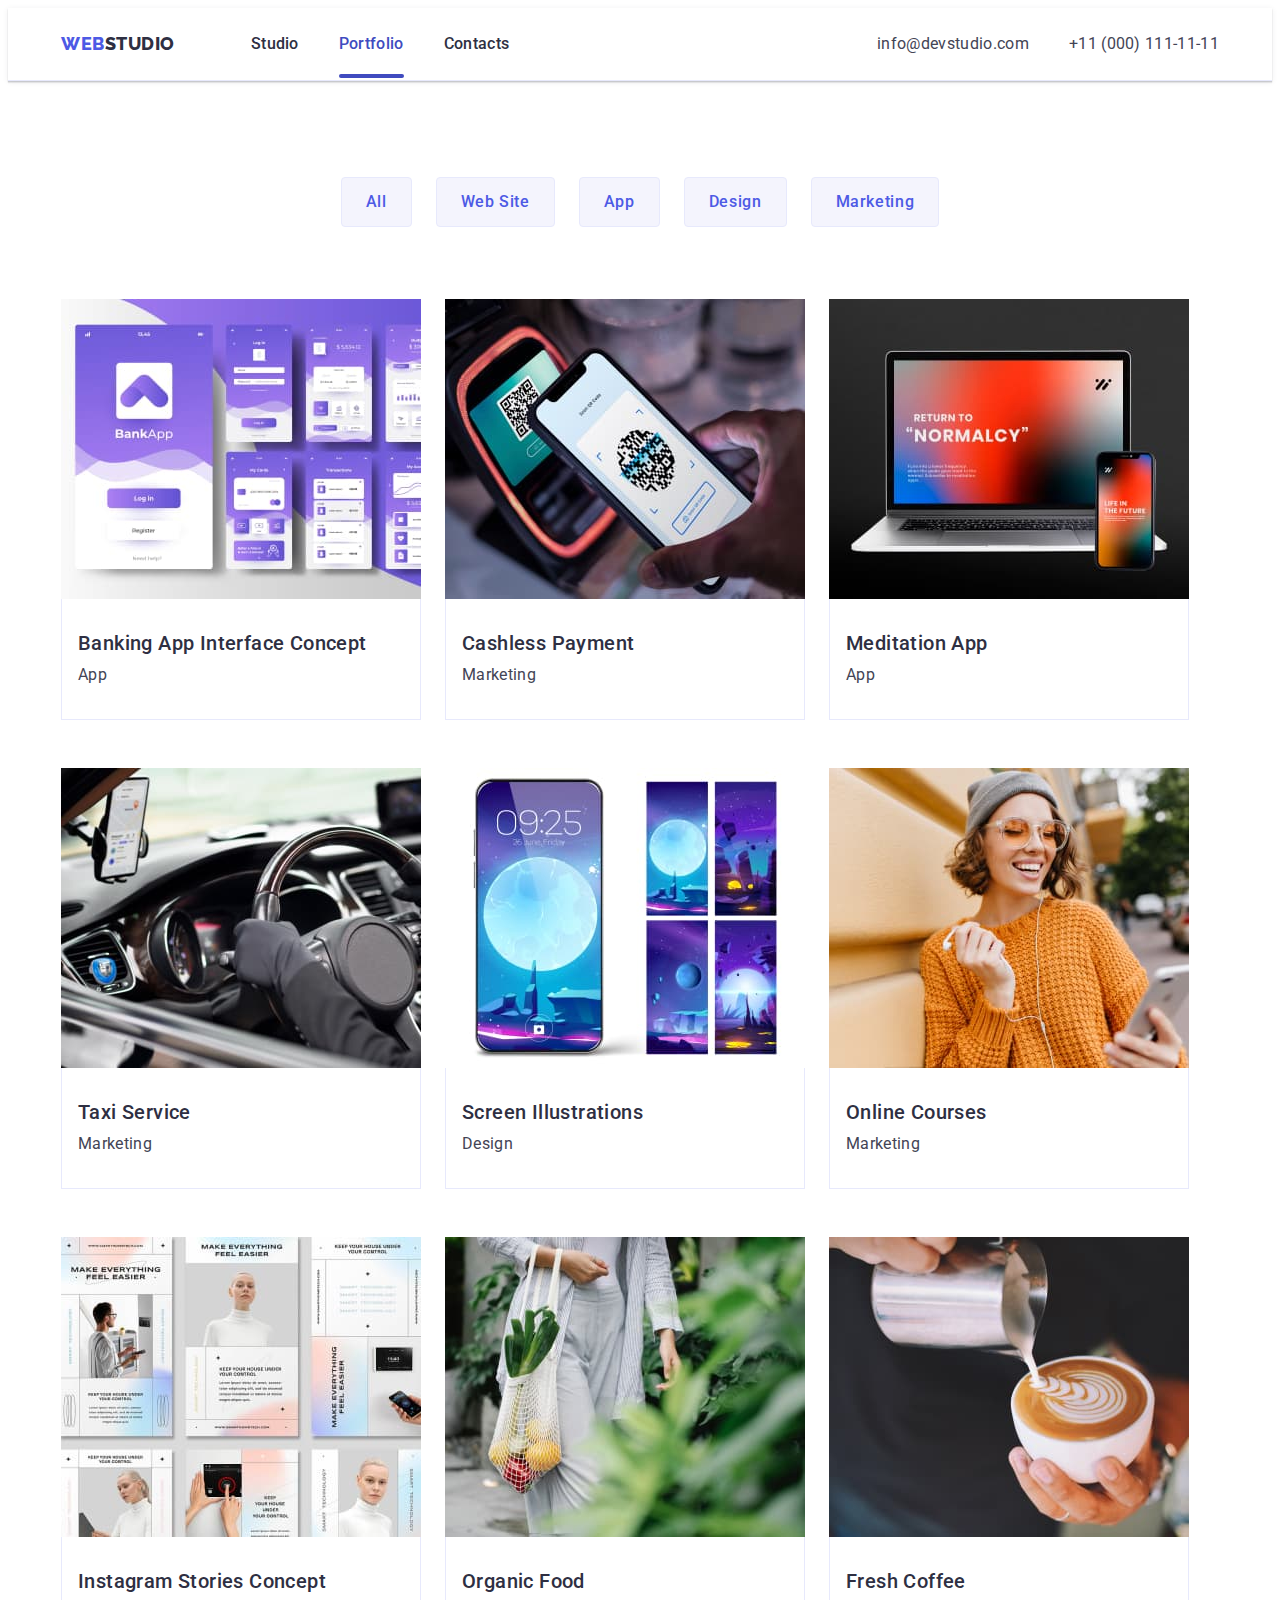
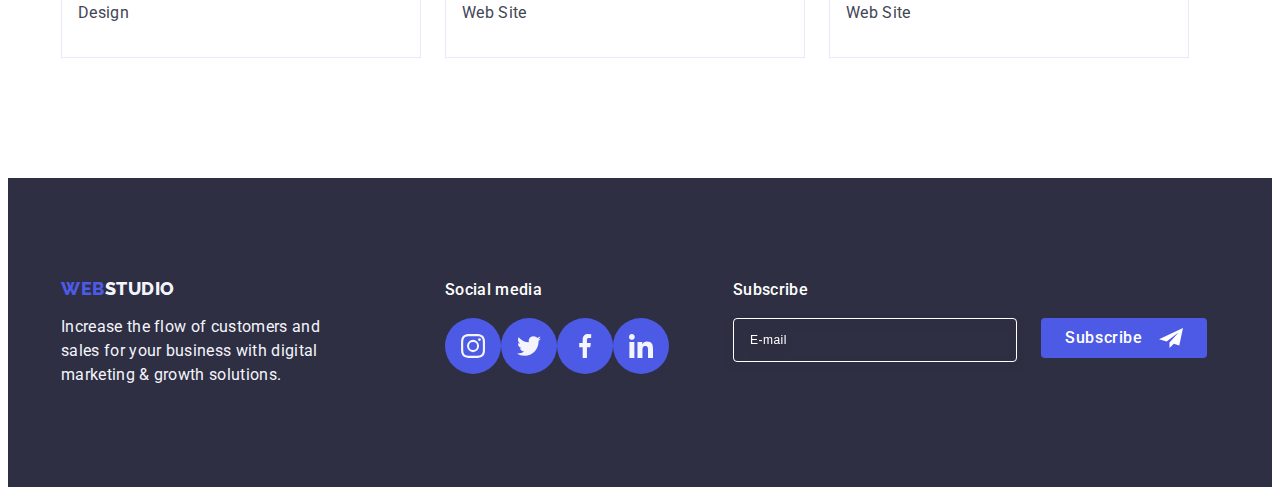
<file: portfolio.html>
<!DOCTYPE html>
<html lang="en">

<head>
	<meta charset="UTF-8">
	<meta http-equiv="X-UA-Compatible" content="IE=edge">
	<meta name="viewport" content="width=device-width, initial-scale=1.0">
	<title>Portfolio</title>
	<link rel="preconnect" href="https://fonts.googleapis.com">
	<link rel="preconnect" href="https://fonts.gstatic.com" crossorigin>
	<link
		href="https://fonts.googleapis.com/css2?family=Raleway:wght@800&family=Roboto:wght@400;500;700;900&display=swap"
		rel="stylesheet">
	<link rel="stylesheet" href="https://cdnjs.cloudflare.com/ajax/libs/modern-normalize/2.0.0/modern-normalize.min.css"
		integrity="sha512-4xo8blKMVCiXpTaLzQSLSw3KFOVPWhm/TRtuPVc4WG6kUgjH6J03IBuG7JZPkcWMxJ5huwaBpOpnwYElP/m6wg=="
		crossorigin="anonymous" referrerpolicy="no-referrer" />
	<link rel="stylesheet" href="./css/styles.css">
</head>

<body>
	<header class="header">
		<div class="container-header container">
			<nav class="header-nav">
				<a href="./index.html" class="logo-header link">Web<span class="logo-header-span">Studio</span></a>
				<ul class="header-nav-list list">
					<li><a href="./index.html" class="header-list-item-link link">Studio</a></li>
					<li class="nav-portfolio">
						<a href="./portfolio.html"
							class="header-nav-portfolio-active header-list-item-link link current">Portfolio</a>
					</li>
					<li><a href="" class="header-list-item-link link">Contacts</a></li>
				</ul>
			</nav>
			<address class="address">
				<ul class="address-list list">
					<li>
						<a href="mailto:info@devstudio.com" class="header-list-item-link-address link">info@devstudio.com</a>
					</li>
					<li>
						<a href="tel:+110001111111" class="header-list-item-link-address link">+11 (000) 111-11-11</a>
					</li>
				</ul>
			</address>
		</div>
	</header>
	<main>
		<section class="section-category">
			<div class="container">
				<h1 class="hidden-tittle">Filter</h1>
				<ul class="category-filter list">
					<li>
						<button type="button" class="button-category">All</button>
					</li>
					<li>
						<button type="button" class="button-category">Web Site</button>
					</li>
					<li>
						<button type="button" class="button-category">App</button>
					</li>
					<li>
						<button type="button" class="button-category">Design</button>
					</li>
					<li>
						<button type="button" class="button-category">Marketing</button>
					</li>
				</ul>
				<ul class="category-list list">
					<li class="category-item">
						<a href="./index.html" class="link-category link">
							<div class="category-box-img">
								<img src="./images/11.jpg" alt="Banking App Interface Concept" class="category-image"
									width="360" height="300">

								<p class="overlay-text">14 Stylish and User-Friendly App Design Concepts · Task Manager App ·
									Calorie Tracker App · Exotic Fruit Ecommerce App ·
									Cloud Storage App</p>

							</div>
							<div class="app-box">
								<h2 class="tittle-box tittle">Banking App Interface Concept</h2>
								<p class="category">App</p>
							</div>
						</a>

					</li>
					<li class="category-item">
						<a href="./index.html" class="link-category link">
							<div class="category-box-img"><img src="./images/22.jpg" alt="Cashless Payment"
									class="category-image" width="360" height="300">
								<p class="overlay-text">14 Stylish and User-Friendly App Design Concepts · Task Manager App ·
									Calorie Tracker App · Exotic Fruit Ecommerce App ·
									Cloud Storage App</p>
							</div>
							<div class="app-box">
								<h2 class="tittle-box tittle">Cashless Payment</h2>
								<p class="category">Marketing</p>
							</div>
						</a>

					</li>
					<li class="category-item">
						<a href="./index.html" class="link-category link">
							<div class="category-box-img"><img src="./images/33.jpg" alt="Meditation App"
									class="category-image" width="360" height="300">
								<p class="overlay-text">14 Stylish and User-Friendly App Design Concepts · Task Manager App ·
									Calorie Tracker App · Exotic Fruit Ecommerce App ·
									Cloud Storage App</p>
							</div>
							<div class="app-box">
								<h2 class="tittle-box tittle">Meditation App</h2>
								<p class="category">App</p>
							</div>
						</a>

					</li>
					<li class="category-item">
						<a href="./index.html" class="link-category link">
							<div class="category-box-img"><img src="./images/44.jpg" alt="Taxi Service" class="category-image"
									width="360" height="300">
								<p class="overlay-text">14 Stylish and User-Friendly App Design Concepts · Task Manager App ·
									Calorie Tracker App · Exotic Fruit Ecommerce App ·
									Cloud Storage App</p>
							</div>
							<div class="app-box">
								<h2 class="tittle-box tittle">Taxi Service</h2>
								<p class="category">Marketing</p>
							</div>
						</a>

					</li>
					<li class="category-item">
						<a href="./index.html" class="link-category link">
							<div class="category-box-img">
								<img src="./images/55.jpg" alt="Screen Illustrations" class="category-image" width="360"
									height="300">
								<p class="overlay-text">14 Stylish and User-Friendly App Design Concepts · Task Manager App ·
									Calorie Tracker App · Exotic Fruit Ecommerce App ·
									Cloud Storage App</p>
							</div>
							<div class="app-box">
								<h2 class="tittle-box tittle">Screen Illustrations</h2>
								<p class="category">Design</p>
							</div>
						</a>

					</li>
					<li class="category-item">
						<a href="./index.html" class="link-category link">
							<div class="category-box-img"><img src="./images/66.jpg" alt="Online Courses"
									class="category-image" width="360" height="300">
								<p class="overlay-text">14 Stylish and User-Friendly App Design Concepts · Task Manager App ·
									Calorie Tracker App · Exotic Fruit Ecommerce App ·
									Cloud Storage App</p>
							</div>
							<div class="app-box">
								<h2 class="tittle-box tittle">Online Courses</h2>
								<p class="category">Marketing</p>
							</div>
						</a>

					</li>
					<li class="category-item">
						<a href="./index.html" class="link-category link">
							<div class="category-box-img">
								<img src="./images/77.jpg" alt="Instagram Stories Concept" class="category-image" width="360"
									height="300">
								<p class="overlay-text">14 Stylish and User-Friendly App Design Concepts · Task Manager App ·
									Calorie Tracker App · Exotic Fruit Ecommerce App ·
									Cloud Storage App</p>
							</div>
							<div class="app-box">
								<h2 class="tittle-box tittle">Instagram Stories Concept</h2>
								<p class="category">Design</p>
							</div>
						</a>

					</li>
					<li class="category-item">
						<a href="./index.html" class="link-category link">
							<div class="category-box-img"><img src="./images/88.jpg" alt="Organic Food" class="category-image"
									width="360" height="300">
								<p class="overlay-text">14 Stylish and User-Friendly App Design Concepts · Task Manager App ·
									Calorie Tracker App · Exotic Fruit Ecommerce App ·
									Cloud Storage App</p>
							</div>
							<div class="app-box">
								<h2 class="tittle-box tittle">Organic Food</h2>
								<p class="category">Web Site</p>
							</div>
						</a>

					</li>
					<li class="category-item">
						<a href="./index.html" class="link-category link">
							<div class="category-box-img"><img src="./images/99.jpg" alt="Fresh Coffee" class="category-image"
									width="360" height="300">
								<p class="overlay-text">14 Stylish and User-Friendly App Design Concepts · Task Manager App ·
									Calorie Tracker App · Exotic Fruit Ecommerce App ·
									Cloud Storage App</p>
							</div>
							<div class="app-box">
								<h2 class="tittle-box tittle">Fresh Coffee</h2>
								<p class="category">Web Site</p>
							</div>
						</a>

					</li>
				</ul>
			</div>
		</section>
	</main>
	<footer class="footer">
		<div class="container-footer container">
			<div class="footer-box">
				<a href="./index.html" class="logo-footer link">Web<span class="logo-footer-span">Studio</span></a>
				<p class="footer-paragraph">Increase the flow of customers and sales for your business with digital
					marketing & growth solutions.</p>
			</div>
			<div class="footer-box-sm">
				<p class="footer-sm">Social media</p>
				<ul class="footer-icons list">
					<li class="fourth-item">
						<a class="footer-icon-svg link" href="#">
							<svg class="footer-icon" width="24" height="24">
								<use href="./images/icons.svg#icon-instagram"></use>
							</svg>
						</a>
					</li>
					<li class="fourth-item">
						<a class="footer-icon-svg link" href="#">
							<svg class="footer-icon" width="24" height="24">
								<use href="./images/icons.svg#icon-twitter"></use>
							</svg>
						</a>
					</li>
					<li class="fourth-item">
						<a class="footer-icon-svg link" href="#">
							<svg class="footer-icon" width="24" height="24">
								<use href="./images/icons.svg#icon-facebook"></use>
							</svg>
						</a>
					</li>
					<li class="fourth-item">
						<a class="footer-icon-svg link" href="#">
							<svg class="footer-icon" width="24" height="24">
								<use href="./images/icons.svg#icon-linkedin"></use>
							</svg>
						</a>
					</li>
				</ul>
			</div>
			<div class="footer-box-form">
				<p class="input-footer-title">Subscribe</p>
				<form class="footer-form">
					<label class="footer-label">
						<input type="email" placeholder="E-mail" class="footer-input" name="footer-email">
					</label>
					<button type="submit" class="footer-btn">Subscribe
						<svg class="footer__btn-svg" width="24" height="24">
							<use href="./images/icons.svg#tg"></use>
						</svg>
					</button>
				</form>
			</div>
		</div>
	</footer>
</body>
</file>
<file: css/styles.css>
:root {
	--logo-color: #4d5ae5;
	--color-grey: #2e2f42;
	--paragraph-color: #434455;
}
body {
	font-family: "Roboto", sans-serif;
	color: #434455;
	background-color: #ffffff;
}

img {
	display: block;
}
h1,
h2,
h3,
h4,
h5,
h6,
p {
	margin: 0;
}

/*----------------------------------------------------*/
.wrapper {
}

.container {
	width: 1158px;
	margin: 0 auto;
	padding-right: 15px;
	padding-left: 15px;
}
.list {
	list-style: none;
	padding-left: 0;
	margin: 0;
}

.link {
	text-decoration: none;
}
/*----------------------------------------------------*/
.header {
	border-bottom: 1px solid #e7e9fc;
	padding-top: 24px;
	padding-bottom: 24px;
	box-shadow: 0px 2px 1px rgba(46, 47, 66, 0.08), 0px 1px 1px rgba(46, 47, 66, 0.16),
		0px 1px 6px rgba(46, 47, 66, 0.08);
}
.container-header {
	display: flex;
	justify-content: space-between;
	align-items: center;
}
.header-nav {
	display: flex;
	align-items: center;
}
.address {
	font-style: normal;
	gap: 40px;
}
.address-list {
	display: flex;
	gap: 40px;
}
.logo-header {
	font-family: "Raleway", sans-serif;
	font-weight: 800;
	font-size: 18px;
	line-height: 1.17;
	letter-spacing: 0.03em;
	text-transform: uppercase;
	color: var(--logo-color);
	align-self: center;
	margin-right: 76px;
}
.logo-header-span {
	color: var(--color-grey);
}

.header-nav-list {
	display: flex;
	gap: 40px;
}

.header-list-item-link {
	font-size: 16px;
	line-height: 1.5;
	letter-spacing: 0.02em;
	font-weight: 500;
	color: var(--color-grey);
	padding-top: 24px;
	padding-bottom: 24px;
}
.header-list-item-link:active,
.header-list-item-link:focus,
.header-list-item-link:hover {
	color: #404bbf;
}

.header-list-item-link-address {
	font-weight: 400;
	font-size: 16px;
	line-height: 1.5;
	color: #434455;
	letter-spacing: 0.02em;
	transition: color 250ms cubic-bezier(0.4, 0, 0.2, 1);
}
.header-list-item-link-address:focus,
.header-list-item-link-address:hover {
	color: #404bbf;
}
.nav-studio {
}
.header-nav-studio-active {
	color: #404bbf;
	position: relative;
	transition: color 250ms cubic-bezier(0.4, 0, 0.2, 1);
}
.current:after {
	content: "";
	position: absolute;
	left: 0;
	bottom: -1px;
	background-color: #404bbf;
	height: 4px;
	border-radius: 2px;
	display: block;
	width: 100%;
}
.nav-portfolio {
}
.header-nav-portfolio-active {
	position: relative;
	color: #404bbf;
	transition: color 250ms cubic-bezier(0.4, 0, 0.2, 1);
}

/*----------------------------------------------------*/
.container-hero {
	display: flex;
	flex-direction: column;
	padding: 0 316px;
}

.section-first {
	background-image: linear-gradient(to bottom, rgba(46, 47, 66, 0.7), rgba(46, 47, 66, 0.7)),
		url(../images/people-office.jpg);
	max-width: 1440px;
	background-repeat: no-repeat;
	background-size: cover;
	margin: 0 auto;
	background-position: center;
	padding: 188px 0px;
}

.main-tittle {
	font-size: 56px;
	line-height: 1.07;
	color: #ffffff;
	letter-spacing: 0.02em;
	text-align: center;
	padding-bottom: 48px;
	max-width: 496px;
}
.button {
	display: block;
	min-width: 169px;
	height: 56px;
	border: none;
	font-size: 16px;
	line-height: 1.5;
	letter-spacing: 0.04em;
	color: #ffffff;
	background-color: #4d5ae5;
	border-radius: 4px;
	font-family: "Roboto", sans-serif;
	font-weight: 500;
	cursor: pointer;
	padding: 16px 32px;
	align-self: center;
	box-shadow: 0px 4px 4px rgba(0, 0, 0, 0.15);
	transition: background-color 250ms cubic-bezier(0.4, 0, 0.2, 1);
}
.button:focus,
.button:hover {
	background: #404bbf;
	box-shadow: 0px 4px 4px rgba(0, 0, 0, 0.15);
}
/*----------------------------------------------------*/
.section-second {
	padding: 120px 0;
}
.hidden-tittle {
	display: none;
}

.second-menu-list {
	display: flex;
	gap: 24px;
}
.menu-list-item {
	width: 264px;
}

.second-item-svg {
}
.svg-box {
	display: flex;
	align-items: center;
	justify-content: center;
	margin-bottom: 8px;
	background: #f4f4fd;
	border-radius: 4px;
	width: 264px;
	height: 112px;
}
.svg-second {
	margin: 24px 100px;
}

.tittle {
	font-size: 20px;
	line-height: 1.2;
	font-weight: 500;
	letter-spacing: 0.02em;
	color: var(--color-grey);
	margin-bottom: 8px;
}
.description {
	font-size: 16px;
	line-height: 1.5;
	letter-spacing: 0.02em;
	color: #434455;
}
/*----------------------------------------------------*/
.section-third {
	padding-bottom: 120px;
}
.container-app {
}
.subtitle {
	font-weight: 700;
	font-size: 36px;
	line-height: 1.11;
	text-align: center;
	text-transform: capitalize;
	letter-spacing: 0.02em;
	color: var(--color-grey);
	margin-bottom: 72px;
}
.app-list {
	display: flex;
	gap: 24px;
}
.app-list-item {
	width: calc((100% - 48px) / 3);
}
.app-list img {
}
/*----------------------------------------------------*/
.section-fourth {
	background-color: #f4f4fd;
	padding: 120px 0;
}
.team {
	display: flex;
	gap: 24px;
}

.list-item {
	width: calc((100% - 72px) / 4);
	box-shadow: 0px 1px 6px rgba(46, 47, 66, 0.08), 0px 1px 1px rgba(46, 47, 66, 0.16),
		0px 2px 1px rgba(46, 47, 66, 0.08);
	border-radius: 0px 0px 4px 4px;
	background-color: #ffffff;
	justify-content: center;
	align-items: center;
}
.team-description {
	text-align: center;
}
.team-box {
	padding: 32px 0;
}
.team-title {
	text-align: center;
}
.fourth-icon-list {
	display: flex;
	justify-content: center;
	margin-top: 8px;
	gap: 24px;
}
.fourth-item {
	width: 40px;
	height: 40px;
}
.fourth-icon-svg {
	width: 100%;
	height: 100%;
	background-color: #4d5ae5;
	padding: 12px;
	border-radius: 50%;
	display: flex;
	align-items: center;
	justify-content: center;
	transition: background-color 250ms cubic-bezier(0.4, 0, 0.2, 1);
}
.fourth-icon-svg:focus,
.fourth-icon-svg:hover {
	background-color: #404bbf;
}
.fourth-icon {
	fill: #f4f4fd;
}
/*----------------------------------------------------*/
.section-fifth {
	padding-top: 120px;
	padding-bottom: 120px;
}
.fifth-list {
	display: flex;
	gap: 24px;
}
.fifth-list-item {
	display: inline-block;
	height: 88px;
	width: calc((100% - 120px) / 6);
}
.fifth-svg {
	fill: currentColor;
}
.fifth-link {
	width: 100%;
	height: 100%;
	border: 1px solid #8e8f99;
	color: #8e8f99;
	border-radius: 4px;
	display: flex;
	align-items: center;
	justify-content: center;
	padding: 16px 32px;
	transition: border-color 250ms cubic-bezier(0.4, 0, 0.2, 1), color 250ms cubic-bezier(0.4, 0, 0.2, 1);
}
.fifth-link:focus,
.fifth-link:hover {
	color: #404bbf;
	border: 1px solid #404bbf;
}
/*----------------------------------------------------*/

.section-category {
	padding-top: 96px;
	padding-bottom: 120px;
}
.category-filter {
	display: flex;
	gap: 24px;
	margin-bottom: 72px;
	align-items: center;
	justify-content: center;
}
.button-category {
	font-size: 16px;
	line-height: 1.5;
	color: #4d5ae5;
	background-color: #f4f4fd;
	border: 1px solid #e7e9fc;
	border-radius: 4px;
	font-family: "Roboto", sans-serif;
	font-weight: 500;
	letter-spacing: 0.04em;
	cursor: pointer;
	padding: 12px 24px;
	transition: color 250ms cubic-bezier(0.4, 0, 0.2, 1), background-color 250ms cubic-bezier(0.4, 0, 0.2, 1),
		border-color 250ms cubic-bezier(0.4, 0, 0.2, 1), box-shadow 250ms cubic-bezier(0.4, 0, 0.2, 1);
}
.button-category:focus,
.button-category:hover {
	color: #ffffff;
	background: #404bbf;
	border: 1px solid transparent;
	box-shadow: 0px 3px 1px rgba(0, 0, 0, 0.1), 0px 2px 1px rgba(0, 0, 0, 0.08), 0px 2px 2px rgba(0, 0, 0, 0.12);
	border-radius: 4px;
}
/*----------------------------------------------------*/
.app-box {
	padding: 32px 16px;
	border: 1px solid #e7e9fc;
	border-top: none;
}
.tittle-box {
	text-align: start;
	margin-bottom: 8px;
}
.category {
	font-size: 16px;
	line-height: 1.5;
	color: #434455;
	letter-spacing: 0.02em;
	color: var(--paragraph-color);
}
.category-list {
	display: flex;
	flex-wrap: wrap;
}

.category-item {
	margin-right: 24px;
	margin-bottom: 48px;
	position: relative;
	overflow: hidden;
}
.link-category {
	display: block;
	transition: box-shadow 250ms cubic-bezier(0.4, 0, 0.2, 1);
}
.link-category:hover {
	box-shadow: 0px 1px 6px rgba(46, 47, 66, 0.08), 0px 1px 1px rgba(46, 47, 66, 0.16),
		0px 2px 1px rgba(46, 47, 66, 0.08);
}
.link-category:focus .overlay-text {
	transform: translateY(0%);
}
.link-category:focus,
.link-category:hover > .overlay-text {
	box-shadow: 0px 1px 6px rgba(46, 47, 66, 0.08), 0px 1px 1px rgba(46, 47, 66, 0.16),
		0px 2px 1px rgba(46, 47, 66, 0.08);
}
.category-box-img {
	position: relative;
	overflow: hidden;
}

.overlay-text {
	position: absolute;
	top: 0;
	font-size: 16px;
	line-height: 1.5;
	letter-spacing: 0.02em;
	color: #f4f4fd;
	padding: 40px 32px;
	background-color: #4d5ae5;
	height: 100%;
	width: 100%;
	transform: translateY(100%);
	transition: transform 250ms cubic-bezier(0.4, 0, 0.2, 1);
}
.category-box-img:hover .overlay-text {
	transform: translateY(0);
}
.category-item:focus,
.category-item:hover {
	box-shadow: 0px 1px 6px rgba(46, 47, 66, 0.08), 0px 1px 1px rgba(46, 47, 66, 0.16),
		0px 2px 1px rgba(46, 47, 66, 0.08);
}
.category-item:nth-child(3) {
	margin-right: 0;
}
.category-item:nth-child(6) {
	margin-right: 0;
}
.category-item:nth-child(9) {
	margin-right: 0;
	margin-bottom: 0;
}
.category-item:nth-child(7) {
	margin-bottom: 0;
}
.category-item:nth-child(8) {
	margin-bottom: 0;
}

.category-item :not(:last-child) {
}
.category-item:hover {
}
.category-image {
}
/*----------------------------------------------------*/
.footer {
	background-color: #2e2f42;
	padding: 100px 0;
}
.container-footer {
	display: flex;
	align-items: baseline;
}
.footer-box {
	margin-right: 120px;
}
.footer-box-sm {
	margin-right: 80px;
}
.footer-sm {
	font-weight: 500;
	line-height: 1.5;
	letter-spacing: 0.02em;
	color: #ffffff;
	margin-bottom: 16px;
}
.footer-icons {
	display: flex;
	gap: 16px;
}
.footer-icon {
	fill: #f4f4fd;
}
.footer-icon-svg {
	width: 100%;
	height: 100%;
	background-color: #4d5ae5;
	padding: 8px;
	border-radius: 50%;
	display: flex;
	align-items: center;
	justify-content: center;
	transition: background-color 250ms cubic-bezier(0.4, 0, 0.2, 1);
}
.footer-icon-svg:focus,
.footer-icon-svg:hover {
	background-color: #31d0aa;
}
.logo-footer {
	font-family: "Raleway", sans-serif;
	font-weight: 800;
	font-size: 18px;
	line-height: 1.17;
	letter-spacing: 0.03em;
	text-transform: uppercase;
	color: var(--logo-color);
	margin-bottom: 16px;
	display: inline-block;
}
.logo-footer-span {
	color: #f4f4fd;
}
.footer-paragraph {
	font-size: 16px;
	line-height: 1.5;
	letter-spacing: 0.02em;
	color: #f4f4fd;
	max-width: 264px;
}

/*----------------------------------------------------*/
.footer-form {
	display: flex;
	gap: 24px;
}
.footer-box-form {
}
.input-footer-title {
	margin-bottom: 16px;
	font-weight: 500;
	font-size: 16px;
	line-height: 1.5;
	letter-spacing: 0.02em;
	color: #ffffff;
}
.footer-input {
	display: block;
	width: 264px;
	height: 40px;
	font-size: 12px;
	line-height: 1.5;
	letter-spacing: 0.04em;
	padding-left: 16px;
	background-color: transparent;
	border: 1px solid #ffffff;
	filter: drop-shadow(0px 4px 4px rgba(0, 0, 0, 0.15));
	border-radius: 4px;
	color: #ffffff;
}
.footer-input::placeholder {
	color: #ffffff;
}
.footer-label {
}

.footer-btn {
	min-width: 165px;
	height: 40px;
	display: flex;
	justify-content: center;
	align-items: center;
	font-family: "Roboto", sans-serif;
	font-size: 16px;
	font-weight: 500;
	letter-spacing: 0.04em;
	cursor: pointer;
	border: none;
	padding: 10px 24px;
	color: #ffffff;
	line-height: 1.5;
	background: #4d5ae5;
	border-radius: 4px;
}

.footer__btn-svg {
	margin-left: 16px;
}
/*----------------------------------------------------*/
.backdrop {
	position: fixed;
	top: 0;
	left: 0;
	width: 100%;
	height: 100%;
	background-color: rgba(46, 47, 66, 0.4);
	transition: opacity 250ms cubic-bezier(0.4, 0, 0.2, 1), visibility 250ms cubic-bezier(0.4, 0, 0.2, 1);
}
.is-hidden {
	opacity: 0;
	visibility: hidden;
	pointer-events: none;
}
.modal {
	position: absolute;
	top: 50%;
	left: 50%;
	transform: translate(-50%, -50%) scale(1);
	width: 408px;
	min-height: 584px;
	background: #fcfcfc;
	box-shadow: 0px 1px 1px rgba(0, 0, 0, 0.14), 0px 1px 3px rgba(0, 0, 0, 0.12), 0px 2px 1px rgba(0, 0, 0, 0.2);
	border-radius: 4px;
	transition: transform 250ms cubic-bezier(0.4, 0, 0.2, 1);
}
.modal-button {
	position: absolute;
	top: 24px;
	right: 24px;
	width: 24px;
	height: 24px;
	border-radius: 50%;
	display: flex;
	align-items: center;
	justify-content: center;
	background-color: #e7e9fc;
	border: 1px solid rgba(0, 0, 0, 0.1);
	padding: 0;
	cursor: pointer;
	transition: background-color 250ms cubic-bezier(0.4, 0, 0.2, 1), border 250ms cubic-bezier(0.4, 0, 0.2, 1);
}
.modal-button:hover {
	border: none;
	background-color: #404bbf;
}
.modal-button:focus {
	border: none;
	background-color: #404bbf;
}
.modal-button:hover,
.modal-button:focus .modal-button-svg {
	fill: #ffffff;
}
.modal-button-svg {
	transition: fill 250ms cubic-bezier(0.4, 0, 0.2, 1);
}
/*----------------------------------------------------*/
.modal-container {
	padding: 72px 24px 24px 24px;
}
.modal-title {
	font-weight: 500;
	line-height: 1.5;
	text-align: center;
	letter-spacing: 0.02em;
	color: #2e2f42;
	margin-bottom: 16px;
}
.modal-name-box {
	margin-bottom: 8px;
}
.modal-name {
	font-size: 12px;
	line-height: 1.17;
	letter-spacing: 0.04em;
	color: #8e8f99;
	display: block;
	margin-bottom: 4px;
}
.box-username {
	position: relative;
}
.username-icon {
	position: absolute;
	left: 16px;
	top: 50%;
	transform: translateY(-50%);
	transition: fill 250ms cubic-bezier(0.4, 0, 0.2, 1);
}
.modal-input:focus-within + .username-icon {
	fill: #4d5ae5;
}
.modal-button-svg {
}
.modal-form {
}
.modal-input {
	width: 100%;
	height: 40px;
	display: block;
	border: 1px solid rgba(46, 47, 66, 0.4);
	border-radius: 4px;
	background-color: transparent;
	padding-left: 38px;
	margin-bottom: 8px;
	outline: transparent;
	transition: border-color 250ms cubic-bezier(0.4, 0, 0.2, 1);
}
.modal-input:focus-within {
	border-color: #4d5ae5;
}
.textarea-box {
	display: flex;
	flex-direction: column;
	gap: 4px;
	margin-bottom: 16px;
}
.modal-textarea {
	width: 100%;
	height: 120px;
	font-size: 12px;
	line-height: 1.17;
	letter-spacing: 0.04em;
	color: rgba(46, 47, 66, 0.4);
	border-radius: 4px;
	background-color: transparent;
	padding: 8px 16px;
	outline: transparent;
	border: 1px solid rgba(46, 47, 66, 0.2);
	resize: none;
	transition: border-color 250ms cubic-bezier(0.4, 0, 0.2, 1);
}
.modal-textarea:focus-within {
	border-color: #4d5ae5;
}
.modal-textarea::placeholder {
	font-size: 12px;
	line-height: 1.17;
	letter-spacing: 0.04em;
	color: rgba(46, 47, 66, 0.4);
}
.checkbox-box {
	margin-bottom: 24px;
}
.privacy-checkbox {
}
.privacy-checkbox:checked + .privacy-label > .checkbox-box-svg {
	background-color: #404bbf;
	border: none;
	fill: #ffffff;
}
.privacy-link {
	color: #4d5ae5;
	text-decoration: underline;
	display: inline-block;
	margin-left: 3px;
}
.checkbox-box-svg {
	margin-right: 8px;
	width: 16px;
	height: 16px;
	border: 1px solid rgba(46, 47, 66, 0.4);
	border-radius: 2px;
	transition: background-color 250ms cubic-bezier(0.4, 0, 0.2, 1), border 250ms cubic-bezier(0.4, 0, 0.2, 1),
		fill 250ms cubic-bezier(0.4, 0, 0.2, 1);
	display: inline-flex;
	align-items: center;
	justify-content: center;
	fill: transparent;
}
.checkbox-svg {
}
.privacy-label {
	font-size: 12px;
	line-height: 1.17;
	letter-spacing: 0.04em;
	color: #8e8f99;
	display: block;
}

.modal-btn {
	display: block;
	min-width: 169px;
	height: 56px;
	font-family: "Roboto", sans-serif;
	font-size: 16px;
	font-weight: 500;
	margin-left: 94px;
	background-color: #4d5ae5;
	border: none;
	box-shadow: 0px 4px 4px rgba(0, 0, 0, 0.15);
	border-radius: 4px;
	line-height: 1.5;
	cursor: pointer;
	letter-spacing: 0.04em;
	color: #ffffff;
	transition: background-color 250ms cubic-bezier(0.4, 0, 0.2, 1);
}
.visually-hidden {
	position: absolute;
	width: 1px;
	height: 1px;
	margin: -1px;
	border: 0;
	padding: 0;
	white-space: nowrap;
	clip-path: inset(100%);
	clip: rect(0 0 0 0);
	overflow: hidden;
}
</file>
